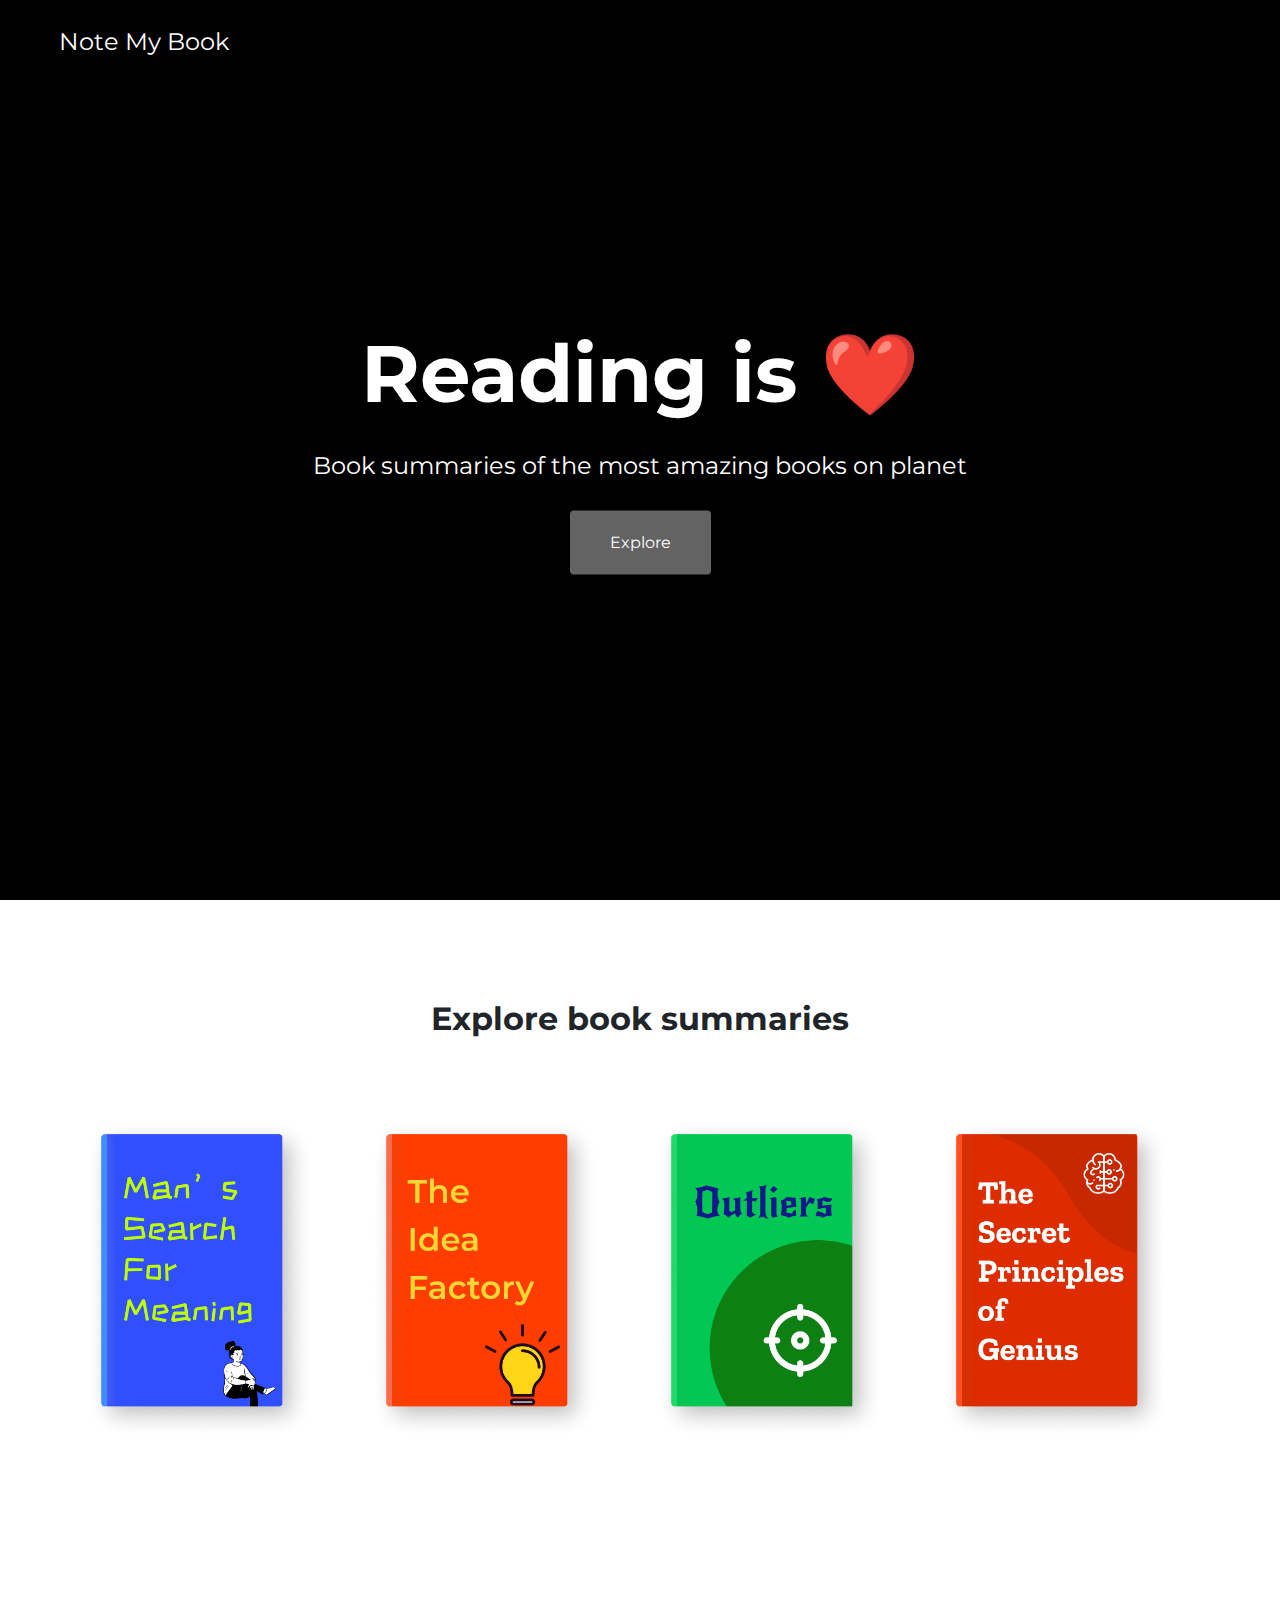
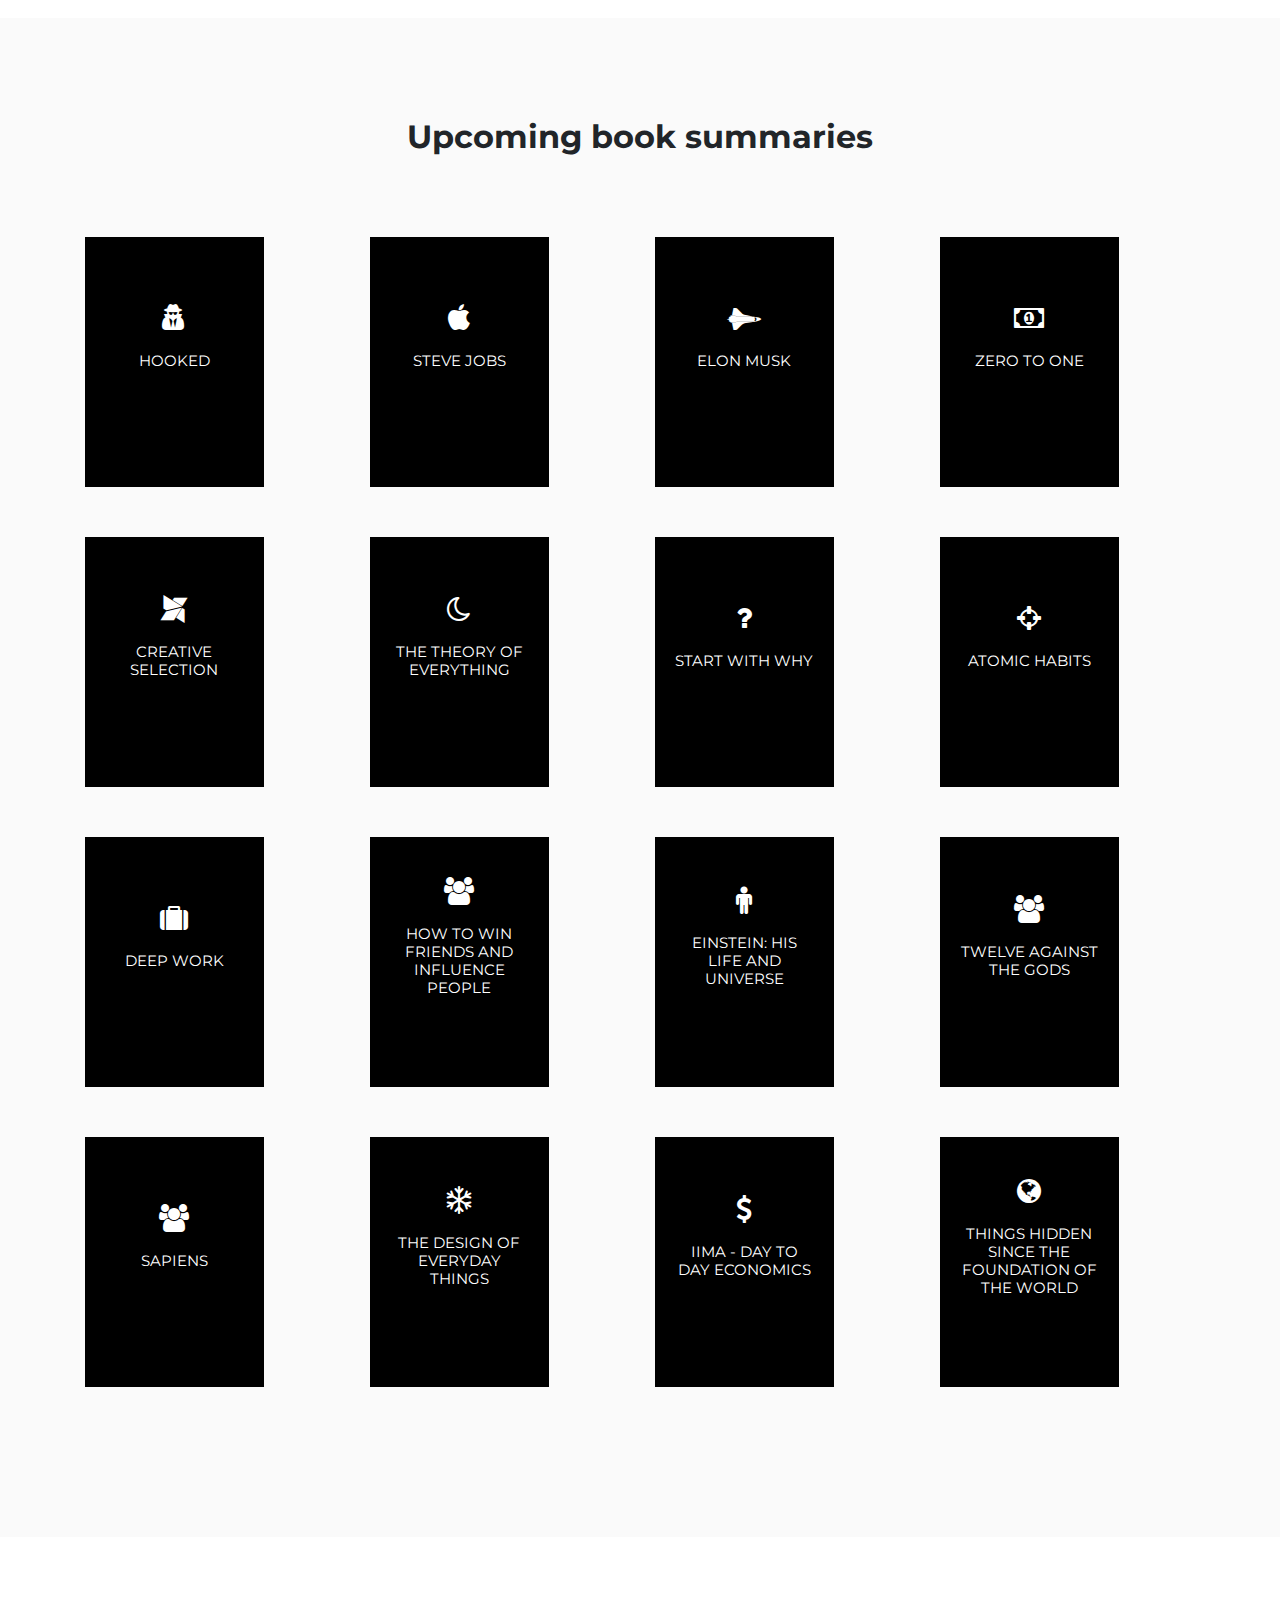
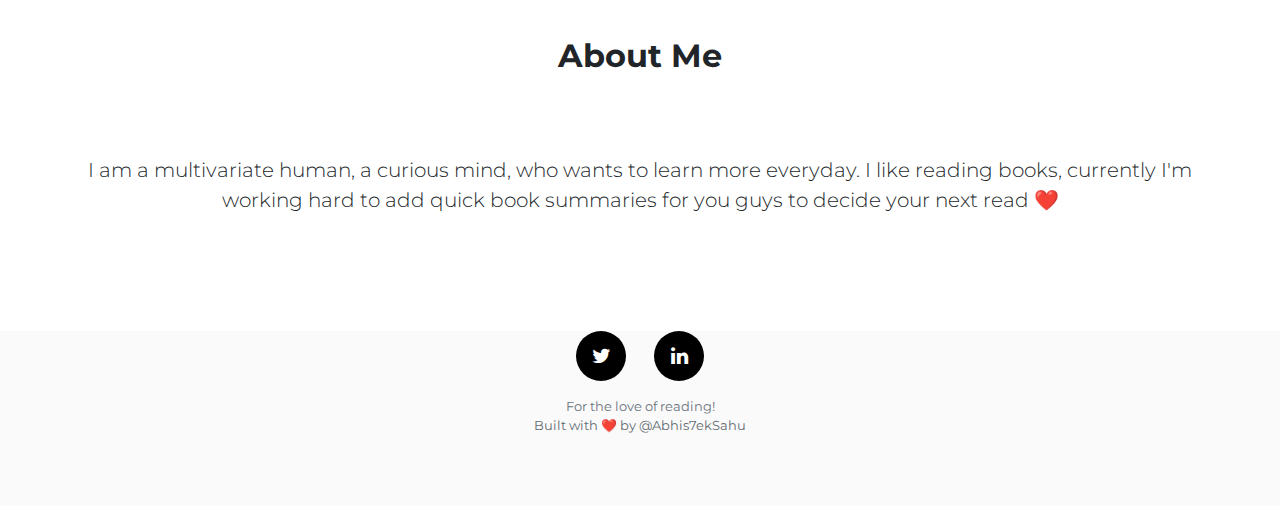
<file: index.html>
<!DOCTYPE html>
<html lang="en">

<head>
  <!-- Global site tag (gtag.js) - Google Analytics -->
  <script async src="https://www.googletagmanager.com/gtag/js?id=UA-173030515-1"></script>
  <script>
    window.dataLayer = window.dataLayer || [];
    function gtag(){dataLayer.push(arguments);}
    gtag('js', new Date());

    gtag('config', 'UA-173030515-1');
  </script>

  <meta charset="UTF-8">
  <meta name="viewport" content="width=device-width, initial-scale=1, shrink-to-fit=no">
  <meta name="description" content="">
  <meta name="author" content="">
  <link rel="icon" type="image/png" href="images/book.png" sizes="32x32" />
  <title>NoteMyBook</title>
  <!--stylesheet-->
  <link href="https://fonts.googleapis.com/css?family=Montserrat:400,700,900" rel="stylesheet">
  <link href="https://maxcdn.bootstrapcdn.com/font-awesome/4.7.0/css/font-awesome.min.css" rel="stylesheet" type="text/css">
  <link href="styles/styles.css" rel="stylesheet" type="text/css">
  <link href="styles/custom-responsive-styles.css" rel="stylesheet" type="text/css">
  <!--scripts-->
  <script type="text/javascript" src="scripts/jquery-3.2.1.min.js"></script>
  <script type="text/javascript" src="scripts/all-plugins.js"></script>
  <script type="text/javascript" src="scripts/plugins-activate.js"></script>
</head>

<body id="page-top">
  <!-- Navigation -->
  <div class="logo">
    <i class="fa fa-notebook" aria-hidden="true"><span>Note My Book</span></i>
  </div>
  
  <!-- Header Starts -->
  <section id="Banner" class="content-section">
    <div class="container content-wrap text-center">
      <h1>Reading is ❤️</h1>
        <h3>
          Book summaries of the most amazing books on planet
        </h3>
      <a class="btn btn-primary btn-xl smooth-scroll" href="#Explore-book-summaries">Explore</a>
    </div>
    <div class="overlay"></div>
  </section>
  <!-- Header Ends -->

      <!-- Upcoming section-->
      <section id="Explore-book-summaries" class="content-section text-center">
        <div class="container">
          <div class="block-heading">
            <h2>Explore book summaries</h2>
          </div>
          <div class="row">
            <div class="col-md-3 col-sm-6">
              <div class="book-box">
                <a href="books/mans_search_for_meaning.html">
                  <img src="images/covers/mans_search_for_meaning.png" alt="" />
                </a>
              </div>
            </div>
            <div class="col-md-3 col-sm-6">
    
                <div class="book-box">
                  <a href="books/mans_search_for_meaning.html">
                    <img src="images/covers/the_idea_factory.png" alt="" />
                  </a>
                </div>
              
            </div>
            <div class="col-md-3 col-sm-6">
              
                <div class="book-box">
                  <a href="books/mans_search_for_meaning.html">
                    <img src="images/covers/outliers.png" alt="" />
                  </a>
                </div>
              
            </div>
            <div class="col-md-3 col-sm-6">
              
                <div class="book-box">
                  <a href="books/mans_search_for_meaning.html">
                    <img src="images/covers/the_secret_principles_of_genius.png" alt="" />
                  </a>
                </div>
              
            </div>
        </div>
      </section>

    <!-- Upcoming section-->
  <section id="Services" class="content-section text-center">
    <div class="container">
      <div class="block-heading">
        <h2>Upcoming book summaries</h2>
      </div>
      <div class="row">
        <div class="col-md-3 col-sm-6">
          <div class="service-box">
            <div class="service-icon grey">
              <div class="front-content">
                <i class="fa fa-user-secret"></i>
                <h3>Hooked</h3>
              </div>
            </div>
            <div class="service-content">
              <h3>Hooked</h3>
              <p>Written by Nir Eyal, the authors describes on how to build habit forming product.</p>
            </div>
          </div>
        </div>
        <div class="col-md-3 col-sm-6">
          <div class="service-box">
            <div class="service-icon grey">
              <div class="front-content">
                <i class="fa fa-apple"></i>
                <h3>Steve Jobs</h3>
              </div>
            </div>
            <div class="service-content">
              <h3>Steve Jobs</h3>
              <p>Another epic by Walter Issacson, he takes us on the journey through the live of Steve Jobs.</p>
            </div>
          </div>
        </div>
        <div class="col-md-3 col-sm-6">
          <div class="service-box">
            <div class="service-icon grey">
              <div class="front-content">
                <i class="fa fa-space-shuttle"></i>
                <h3>Elon Musk</h3>
              </div>
            </div>
            <div class="service-content">
              <h3>Elon Musk</h3>
              <p>Biography of God Emperor of Mars, Elon Musk written by Ashlee Vance, lot of pages remaining to add in this book</p>
            </div>
          </div>
        </div>
        <div class="col-md-3 col-sm-6">
          <div class="service-box">
            <div class="service-icon grey">
              <div class="front-content">
                <i class="fa fa-money"></i>
                <h3>Zero to One</h3>
              </div>
            </div>
            <div class="service-content">
              <h3>Zero to One</h3>
              <p>Written by Peter Thiel, Blake Masters, this book dives into the concept of "If you want to build a better future, you must belive in secrets.</p>
            </div>
          </div>
        </div>
        <div class="col-md-3 col-sm-6">
          <div class="service-box">
            <div class="service-icon grey">
              <div class="front-content">
                <i class="fa fa-modx"></i>
                <h3>Creative Selection</h3>
              </div>
            </div>
            <div class="service-content">
              <h3>Creative Selection</h3>
              <p>Written by Ken Kocienda, a long working employee at Apple. He describes the creative process during the golden years of Steve Jobs.</p>
            </div>
          </div>
        </div>
        <div class="col-md-3 col-sm-6">
          <div class="service-box">
            <div class="service-icon grey">
              <div class="front-content">
                <i class="fa fa-moon-o"></i>
                <h3>The Theory of Everything</h3>
              </div>
            </div>
            <div class="service-content">
              <h3>The Theory of Everything</h3>
              <p>Written by Stephen Hawking, the books aims to present the most complex theories, both past and present, of physics.</p>
            </div>
          </div>
        </div>
        <div class="col-md-3 col-sm-6">
          <div class="service-box">
            <div class="service-icon grey">
              <div class="front-content">
                <i class="fa fa-question"></i>
                <h3>Start with Why</h3>
              </div>
            </div>
            <div class="service-content">
              <h3>Start with Why</h3>
              <p>Written by Simon Sinek, he asks the question "Why do you do what you do" and gives us a compelling answer.</p>
            </div>
          </div>
        </div>
        <div class="col-md-3 col-sm-6">
          <div class="service-box">
            <div class="service-icon grey">
              <div class="front-content">
                <i class="fa fa-crosshairs"></i>
                <h3>Atomic Habits</h3>
              </div>
            </div>
            <div class="service-content">
              <h3>Atomic Habits</h3>
              <p>Written by James Clear, he dives into the stratergies to develop long-lasting good habits, he also shows us how to avoid bad ones.</p>
            </div>
          </div>
        </div>
        <div class="col-md-3 col-sm-6">
          <div class="service-box">
            <div class="service-icon grey">
              <div class="front-content">
                <i class="fa fa-suitcase"></i>
                <h3>Deep Work</h3>
              </div>
            </div>
            <div class="service-content">
              <h3>Deep Work</h3>
              <p>Written by Cal Newport, he describes how deep work gives us the ability to focus without distractions on a cognitively demanding task.</p>
            </div>
          </div>
        </div>
        <div class="col-md-3 col-sm-6">
          <div class="service-box">
            <div class="service-icon grey">
              <div class="front-content">
                <i class="fa fa-users"></i>
                <h3>How to win friends and influence people</h3>
              </div>
            </div>
            <div class="service-content">
              <h3>How to win friends and influence people</h3>
              <p>Written by Dale Carnegie, an instant classic, packed with rock-solid advice that carried thousands to success.</p>
            </div>
          </div>
        </div>
        <div class="col-md-3 col-sm-6">
          <div class="service-box">
            <div class="service-icon grey">
              <div class="front-content">
                <i class="fa fa-male"></i>
                <h3>Einstein: His Life and Universe</h3>
              </div>
            </div>
            <div class="service-content">
              <h3>Einstein: His Life and Universe</h3>
              <p>Another epic by Walter Issacson, he dives deep in to the life and work of the Nobel Price winning Physicist.</p>
            </div>
          </div>
        </div>
        <div class="col-md-3 col-sm-6">
          <div class="service-box">
            <div class="service-icon grey">
              <div class="front-content">
                <i class="fa fa-users"></i>
                <h3>Twelve against the gods</h3>
              </div>
            </div>
            <div class="service-content">
              <h3>Twelve against the gods</h3>
              <p>Written by William Bolitho, this book explores the life of 12 adventurers throughout the history of our existence.</p>
            </div>
          </div>
        </div>
        <div class="col-md-3 col-sm-6">
          <div class="service-box">
            <div class="service-icon grey">
              <div class="front-content">
                <i class="fa fa-users"></i>
                <h3>Sapiens</h3>
              </div>
            </div>
            <div class="service-content">
              <h3>Sapiens</h3>
              <p>Written by Yuval Noah Harari, this is a brilliant piece of literature describing human evolution throughout the history of time.</p>
            </div>
          </div>
        </div>
        <div class="col-md-3 col-sm-6">
          <div class="service-box">
            <div class="service-icon grey">
              <div class="front-content">
                <i class="fa fa-snowflake-o"></i>
                <h3>The Design of Everyday Things</h3>
              </div>
            </div>
            <div class="service-content">
              <h3>The Design of Everyday Things</h3>
              <p>Written by Don Norman, this is one of the classic book in the field of design.</p>
            </div>
          </div>
        </div>
        <div class="col-md-3 col-sm-6">
          <div class="service-box">
            <div class="service-icon grey">
              <div class="front-content">
                <i class="fa fa-dollar"></i>
                <h3>IIMA - Day to Day Economics</h3>
              </div>
            </div>
            <div class="service-content">
              <h3>IIMA - Day to Day Economics</h3>
              <p>Written by Satish Deodhar, a user-friendly book that explains modern day Indian economy to the layperson.</p>
            </div>
          </div>
        </div>
        <div class="col-md-3 col-sm-6">
          <div class="service-box">
            <div class="service-icon grey">
              <div class="front-content">
                <i class="fa fa-globe"></i>
                <h3>Things Hidden Since the Foundation of the World</h3>
              </div>
            </div>
            <div class="service-content">
              <h3>Things Hidden Since the Foundation of the World</h3>
              <p>Written by René Girard & Stephen Bann, An astonishing work of cultural criticism.</p>
            </div>
          </div>
        </div>
      </div>
    </div>
  </section>

  <!-- About Us Starts -->
  <section id="About" class="content-section">
    <div class="container text-center">
      <div class="row">
        <div class="col-lg-12">
          <div class="block-heading">
            <h2>About Me</h2>
          </div>
          <p class="lead">I am a multivariate human, a curious mind, who wants to learn more everyday. I like reading books, currently I'm working hard to add quick book summaries for you guys to decide your next read ❤️ </p>
        </div>
      </div>
    </div>
  </section>

  <!-- TESTIMONIALS -->
  <!-- <section id="Testimonials" class="content-section">
    <div class="container">
      <div class="row">
        <div class="col-sm-12">
          <div class="block-heading">
            <h2>Testimonials</h2>
            <p>Read what fellow book lovers are saying about Note My Book blog</p>
          </div>
          <div id="customers-testimonials" class="owl-carousel">
            <div class="item">
              <div class="shadow-effect">
                <img class="img-circle" src="images/sarah.jpg" alt="">
                <p>Note My Book is an amazing & thoughtful blog, highly recommended.</p>
              </div>
              <div class="testimonial-name">Miley Banks</div>
            </div>
            <div class="item">
              <div class="shadow-effect">
                <img class="img-circle" src="images/tangelia.jpg" alt="">
                <p>This blog is always helpful in picking up my next reads!</p>
              </div>
              <div class="testimonial-name">Mike Day</div>
            </div>
            <div class="item">
              <div class="shadow-effect">
                <img class="img-circle" src="images/john-doe.jpg" alt="">
                <p>The book summaries are well written and very insightful!</p>
              </div>
              <div class="testimonial-name">John Krepler</div>
            </div>
            <div class="item">
              <div class="shadow-effect">
                <img class="img-circle" src="images/amy.jpg" alt="">
                <p>Best blog for book lovers! ❤️</p>
              </div>
              <div class="testimonial-name">Amy Tan</div>
            </div>
            <div class="item">
              <div class="shadow-effect">
                <img class="img-circle" src="images/daniel.jpg" alt="">
                <p>Highly recommended to find your next amazing read.</p>
              </div>
              <div class="testimonial-name">Daniel Felsted</div>
            </div>
          </div>
        </div>
      </div>
    </div>
  </section> -->
  <!-- END OF TESTIMONIALS -->
  
  <footer class="footer text-center">
    <div class="container">
      <ul class="list-inline">
        <li class="list-inline-item">
          <a class="social-link rounded-circle text-white mr-3" target="_blank" href="https://twitter.com/Abhis7ekSahu">
              <i class="fa fa-twitter" aria-hidden="true"></i>
            </a>
        </li>
        <li class="list-inline-item">
          <a class="social-link rounded-circle text-white" target="_blank" href="https://www.linkedin.com/in/abhishek-kumar-sahu/">
              <i class="fa fa-linkedin" aria-hidden="true"></i>
            </a>
        </li>
      </ul>
      <p class="text-muted small mb-0">For the love of reading!</p>
      <p class="text-muted small mb-0"><a href="https://twitter.com/Abhis7ekSahu" target="_blank"> Built with ❤️ by @Abhis7ekSahu</p>
    </div>
  </footer>
</body>

</html>
</file>
<file: styles/custom-responsive-styles.css>
/*Extra small devices (portrait phones, less than 576px)*/
@media (max-width: 575px) {
  .content-section {
    padding-top: 70px;
    padding-bottom: 70px;
  }
  .logo i {
    font-size: 40px;
  }
  #Banner .content-wrap h1 {
    font-size: 36px;
  }
  #Banner .content-wrap h3 {
    font-size: 20px;
  }
  .btn-xl {
    padding: 15px 30px;
  }
  .content-section-heading h2 {
    font-size: 30px;
  }
  #Portfolio .portfolio-wrapper .each-portfolio {
    float: none;
    margin: 0 auto 20px;
    width: 100%;
    display: block;
  }
  #customers-testimonials .item {
    margin-bottom: 0;
  }
  #Contact .contact-wrapper {
    border-right: none;
    margin-right: 0;
    padding: 0;
  }
  #Contact .contact-wrapper span {
    font-size: 18px;
  }
  .address-block,
  #Contact .address-block.border-bottom {
    margin-bottom: 40px;
    padding: 0 15px 30px;
  }
  footer.footer .social-link {
    height: 50px;
    width: 50px;
    font-size: 18px;
  }
  .owl-nav {
    display: none !important; 
  }
}
/*Small devices (landscape phones, 576px and up)*/
@media (min-width: 576px) and (max-width: 767px) {
  .logo i {
    font-size: 40px;
  }
  .content-section {
    padding-top: 70px;
    padding-bottom: 70px;
  }
  #Banner .content-wrap h1 {
    font-size: 36px;
  }
  #Banner .content-wrap h3 {
    font-size: 20px;
  }
  .btn-xl {
    padding: 15px 30px;
  }
  .content-section-heading h2 {
    font-size: 30px;
  }
  #Portfolio .portfolio-wrapper .each-portfolio {
    float: none;
    margin: 0 auto 20px;
    width: 100%;
    display: block;
  }
  #customers-testimonials .item {
    margin-bottom: 0;
  }
  #Contact .contact-wrapper {
    border-right: none;
    margin-right: 0;
    padding: 0;
  }
  #Contact .contact-wrapper span {
    font-size: 18px;
  }
  .address-block,
  #Contact .address-block.border-bottom {
    margin-bottom: 40px;
    padding: 0 15px 30px;
  }
  footer.footer .social-link {
    height: 50px;
    width: 50px;
    font-size: 18px;
  }
  .owl-nav {
    display: none !important; 
  }
}
/*Medium devices (tablets, 768px and up)*/
@media (min-width: 768px) and (max-width: 991px) {
  .content-section {
    padding-top: 70px;
    padding-bottom: 70px;
  }
  #Banner .content-wrap h1 {
    font-size: 40px;
  }
  #Banner .content-wrap h3 {
    font-size: 24px;
  }
  .btn-xl {
    padding: 20px 30px;
  }
  .content-section-heading h2 {
    font-size: 30px;
  }
  #Contact .contact-wrapper span {
    font-size: 16px;
  }
  footer.footer .social-link {
    height: 50px;
    width: 50px;
    font-size: 18px;
  }
  .owl-nav {
    display: none !important; 
  }
  #Contact .c-icon {
    margin-right: 10px;
  }
}
/*Large devices (desktops, 992px and up)*/
@media (min-width: 992px) and (max-width: 1199px) {
  .content-section {
    padding-top: 70px;
    padding-bottom: 70px;
  }
  #Banner .content-wrap h1 {
    font-size: 40px;
  }
  #Banner .content-wrap h3 {
    font-size: 24px;
  }
  .btn-xl {
    padding: 20px 30px;
  }
  .content-section-heading h2 {
    font-size: 30px;
  }
  #Contact .contact-wrapper span {
    font-size: 16px;
  }
  footer.footer .social-link {
    height: 50px;
    width: 50px;
    font-size: 18px;
  }
  .owl-nav {
    display: none !important; 
  }
  #Contact .c-icon {
    margin-right: 10px;
  }
}
/*Extra large devices (large desktops, 1200px and up)*/
@media (min-width: 1200px) {}
</file>
